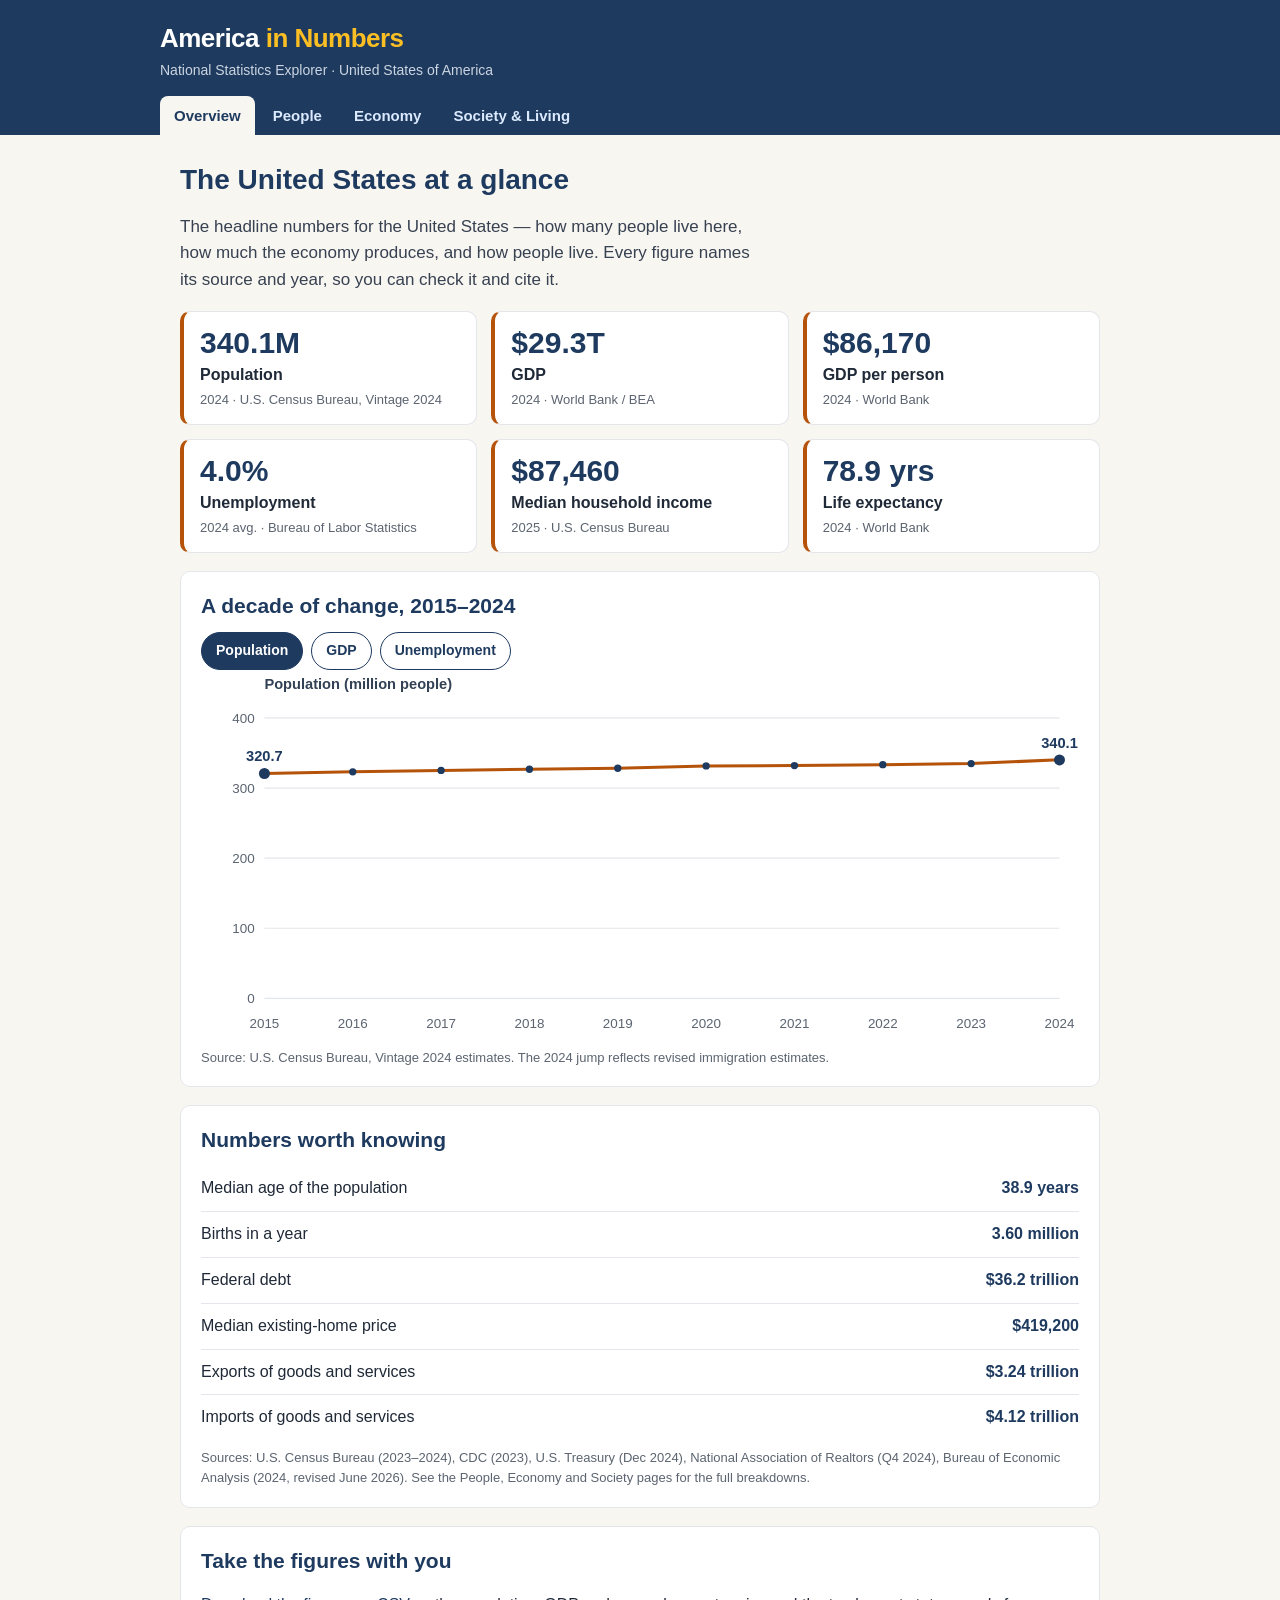
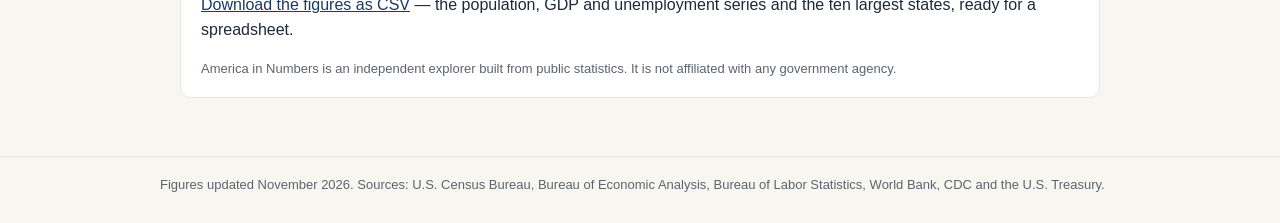
<file: app/index.html>
<!DOCTYPE html>
<html lang="en">
<head>
<meta charset="utf-8">
<meta name="viewport" content="width=device-width, initial-scale=1">
<title>America in Numbers — National Statistics Explorer</title>
<meta name="description" content="Key national statistics for the United States: population, GDP, jobs, income and living standards, with source and year for every figure.">
<link rel="stylesheet" href="style.css">
</head>
<body>
<header class="site-header">
  <div class="wrap">
    <div class="brand">America <span class="accent">in Numbers</span></div>
    <p class="tagline">National Statistics Explorer · United States of America</p>
    <nav class="main-nav" aria-label="Sections">
      <a href="index.html" class="active" aria-current="page">Overview</a>
      <a href="population.html">People</a>
      <a href="economy.html">Economy</a>
      <a href="society.html">Society &amp; Living</a>
    </nav>
  </div>
</header>
<main>
  <h1>The United States at a glance</h1>
  <p class="lede">The headline numbers for the United States — how many people live here,
  how much the economy produces, and how people live. Every figure names its
  source and year, so you can check it and cite it.</p>

  <div class="kpi-grid" id="kpi-grid"></div>

  <section class="card">
    <h2>A decade of change, 2015–2024</h2>
    <div class="toggle" role="group" aria-label="Choose a series">
      <button type="button" data-metric="population" class="active">Population</button>
      <button type="button" data-metric="gdp">GDP</button>
      <button type="button" data-metric="unemployment">Unemployment</button>
    </div>
    <div class="chart" id="trend-chart"></div>
    <p class="source" id="trend-footnote"></p>
  </section>

  <section class="card">
    <h2>Numbers worth knowing</h2>
    <ul class="facts">
      <li><span>Median age of the population</span><span class="fact-value">38.9 years</span></li>
      <li><span>Births in a year</span><span class="fact-value">3.60 million</span></li>
      <li><span>Federal debt</span><span class="fact-value">$36.2 trillion</span></li>
      <li><span>Median existing-home price</span><span class="fact-value">$419,200</span></li>
      <li><span>Exports of goods and services</span><span class="fact-value">$3.24 trillion</span></li>
      <li><span>Imports of goods and services</span><span class="fact-value">$4.12 trillion</span></li>
    </ul>
    <p class="source">Sources: U.S. Census Bureau (2023–2024), CDC (2023), U.S. Treasury (Dec 2024),
    National Association of Realtors (Q4 2024), Bureau of Economic Analysis (2024, revised June 2026).
    See the People, Economy and Society pages for the full breakdowns.</p>
  </section>

  <section class="card">
    <h2>Take the figures with you</h2>
    <p><a href="data.csv">Download the figures as CSV</a> — the population, GDP and
    unemployment series and the ten largest states, ready for a spreadsheet.</p>
    <p class="source">America in Numbers is an independent explorer built from public
    statistics. It is not affiliated with any government agency.</p>
  </section>
</main>
<footer class="site-footer">
  <div class="wrap">
    Figures updated November 2026. Sources: U.S. Census Bureau, Bureau of Economic Analysis,
    Bureau of Labor Statistics, World Bank, CDC and the U.S. Treasury.
  </div>
</footer>
<script src="data.js"></script>
<script src="charts.js"></script>
<script src="site.js"></script>
</body>
</html>
</file>
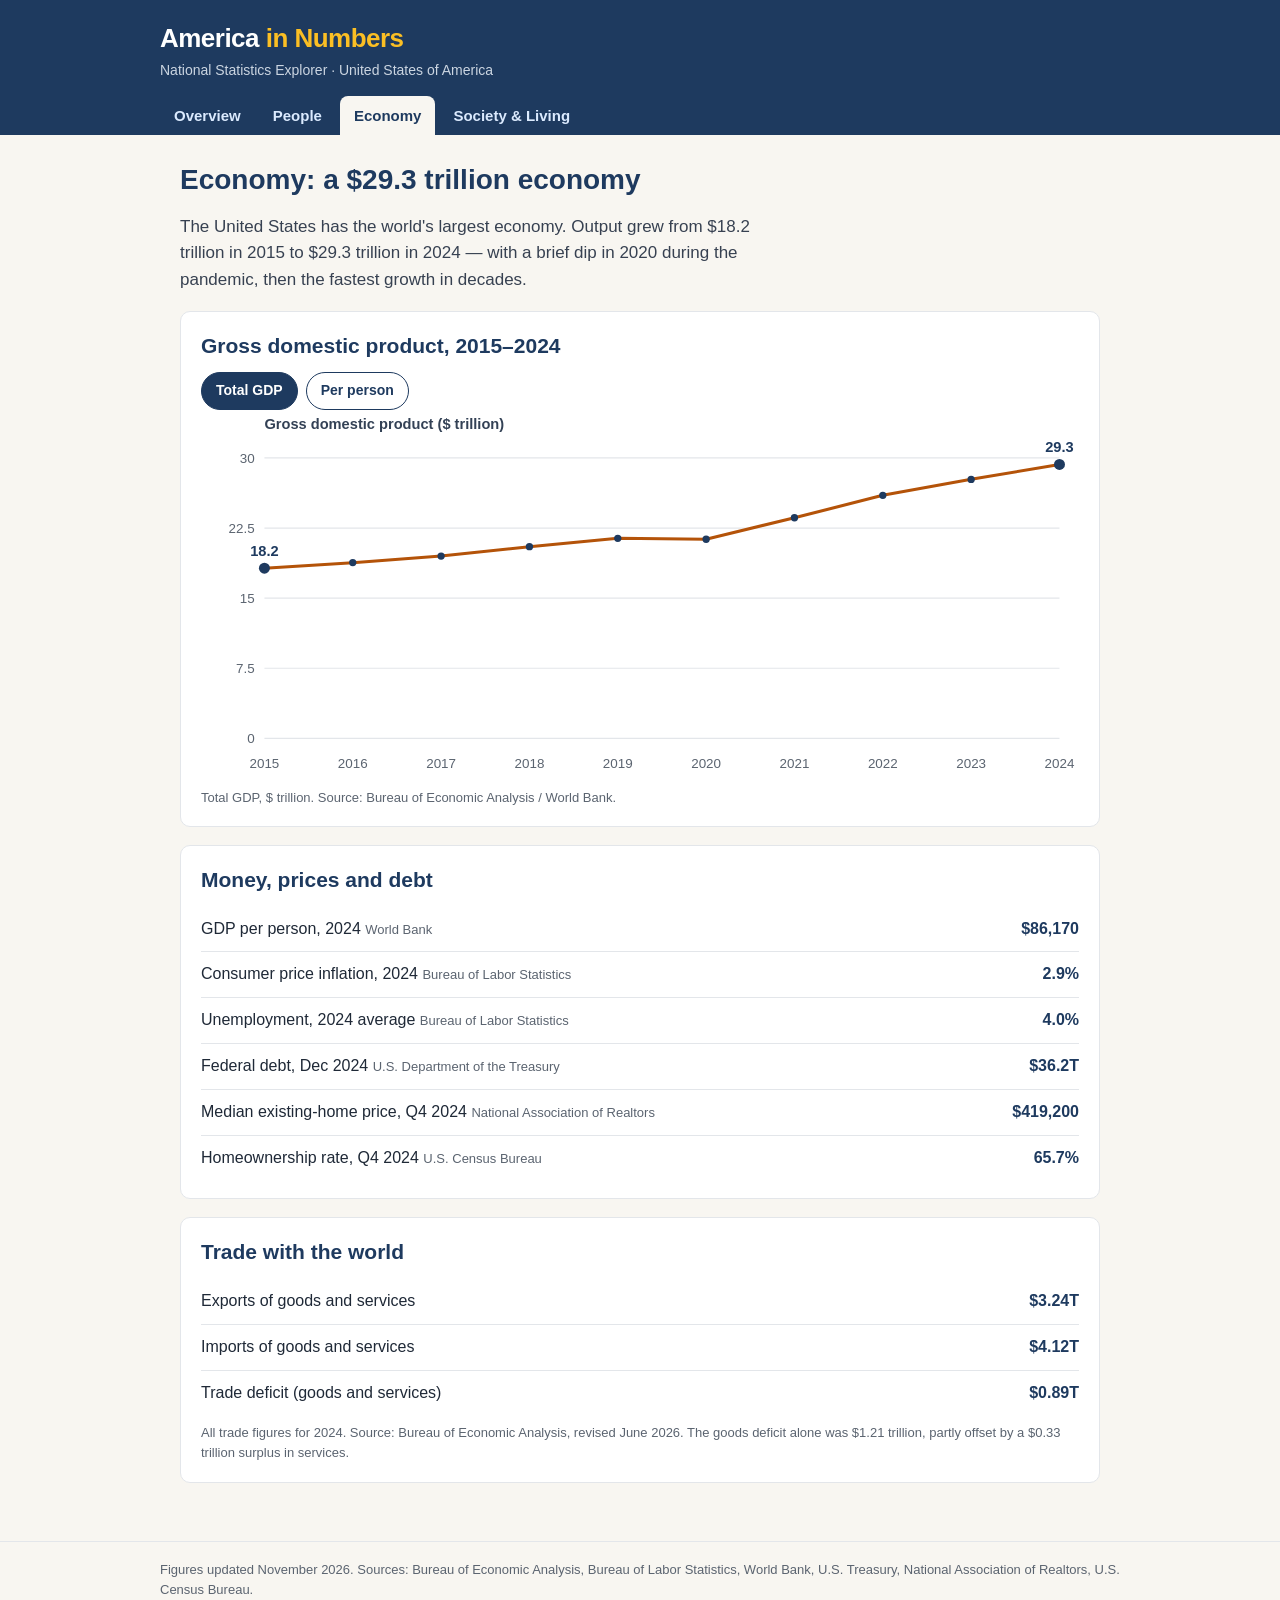
<file: app/economy.html>
<!DOCTYPE html>
<html lang="en">
<head>
<meta charset="utf-8">
<meta name="viewport" content="width=device-width, initial-scale=1">
<title>Economy — America in Numbers</title>
<meta name="description" content="United States economy: GDP, GDP per person, inflation, federal debt and trade in 2024, with sources.">
<link rel="stylesheet" href="style.css">
</head>
<body>
<header class="site-header">
  <div class="wrap">
    <div class="brand">America <span class="accent">in Numbers</span></div>
    <p class="tagline">National Statistics Explorer · United States of America</p>
    <nav class="main-nav" aria-label="Sections">
      <a href="index.html">Overview</a>
      <a href="population.html">People</a>
      <a href="economy.html" class="active" aria-current="page">Economy</a>
      <a href="society.html">Society &amp; Living</a>
    </nav>
  </div>
</header>
<main>
  <h1>Economy: a $29.3 trillion economy</h1>
  <p class="lede">The United States has the world's largest economy. Output grew from
  $18.2 trillion in 2015 to $29.3 trillion in 2024 — with a brief dip in 2020
  during the pandemic, then the fastest growth in decades.</p>

  <section class="card">
    <h2>Gross domestic product, 2015–2024</h2>
    <div class="toggle" role="group" aria-label="Choose how to show GDP">
      <button type="button" data-gdp-mode="total" class="active">Total GDP</button>
      <button type="button" data-gdp-mode="per-person">Per person</button>
    </div>
    <div class="chart" id="gdp-chart"></div>
    <p class="source" id="gdp-caption"></p>
  </section>

  <section class="card">
    <h2>Money, prices and debt</h2>
    <ul class="facts">
      <li><span>GDP per person, 2024 <span class="fact-source">World Bank</span></span><span class="fact-value">$86,170</span></li>
      <li><span>Consumer price inflation, 2024 <span class="fact-source">Bureau of Labor Statistics</span></span><span class="fact-value">2.9%</span></li>
      <li><span>Unemployment, 2024 average <span class="fact-source">Bureau of Labor Statistics</span></span><span class="fact-value">4.0%</span></li>
      <li><span>Federal debt, Dec 2024 <span class="fact-source">U.S. Department of the Treasury</span></span><span class="fact-value">$36.2T</span></li>
      <li><span>Median existing-home price, Q4 2024 <span class="fact-source">National Association of Realtors</span></span><span class="fact-value">$419,200</span></li>
      <li><span>Homeownership rate, Q4 2024 <span class="fact-source">U.S. Census Bureau</span></span><span class="fact-value">65.7%</span></li>
    </ul>
  </section>

  <section class="card">
    <h2>Trade with the world</h2>
    <ul class="facts">
      <li><span>Exports of goods and services</span><span class="fact-value">$3.24T</span></li>
      <li><span>Imports of goods and services</span><span class="fact-value">$4.12T</span></li>
      <li><span>Trade deficit (goods and services)</span><span class="fact-value">$0.89T</span></li>
    </ul>
    <p class="source">All trade figures for 2024. Source: Bureau of Economic Analysis,
    revised June 2026. The goods deficit alone was $1.21 trillion, partly
    offset by a $0.33 trillion surplus in services.</p>
  </section>
</main>
<footer class="site-footer">
  <div class="wrap">
    Figures updated November 2026. Sources: Bureau of Economic Analysis, Bureau of Labor
    Statistics, World Bank, U.S. Treasury, National Association of Realtors, U.S. Census Bureau.
  </div>
</footer>
<script src="data.js"></script>
<script src="charts.js"></script>
<script src="site.js"></script>
</body>
</html>
</file>
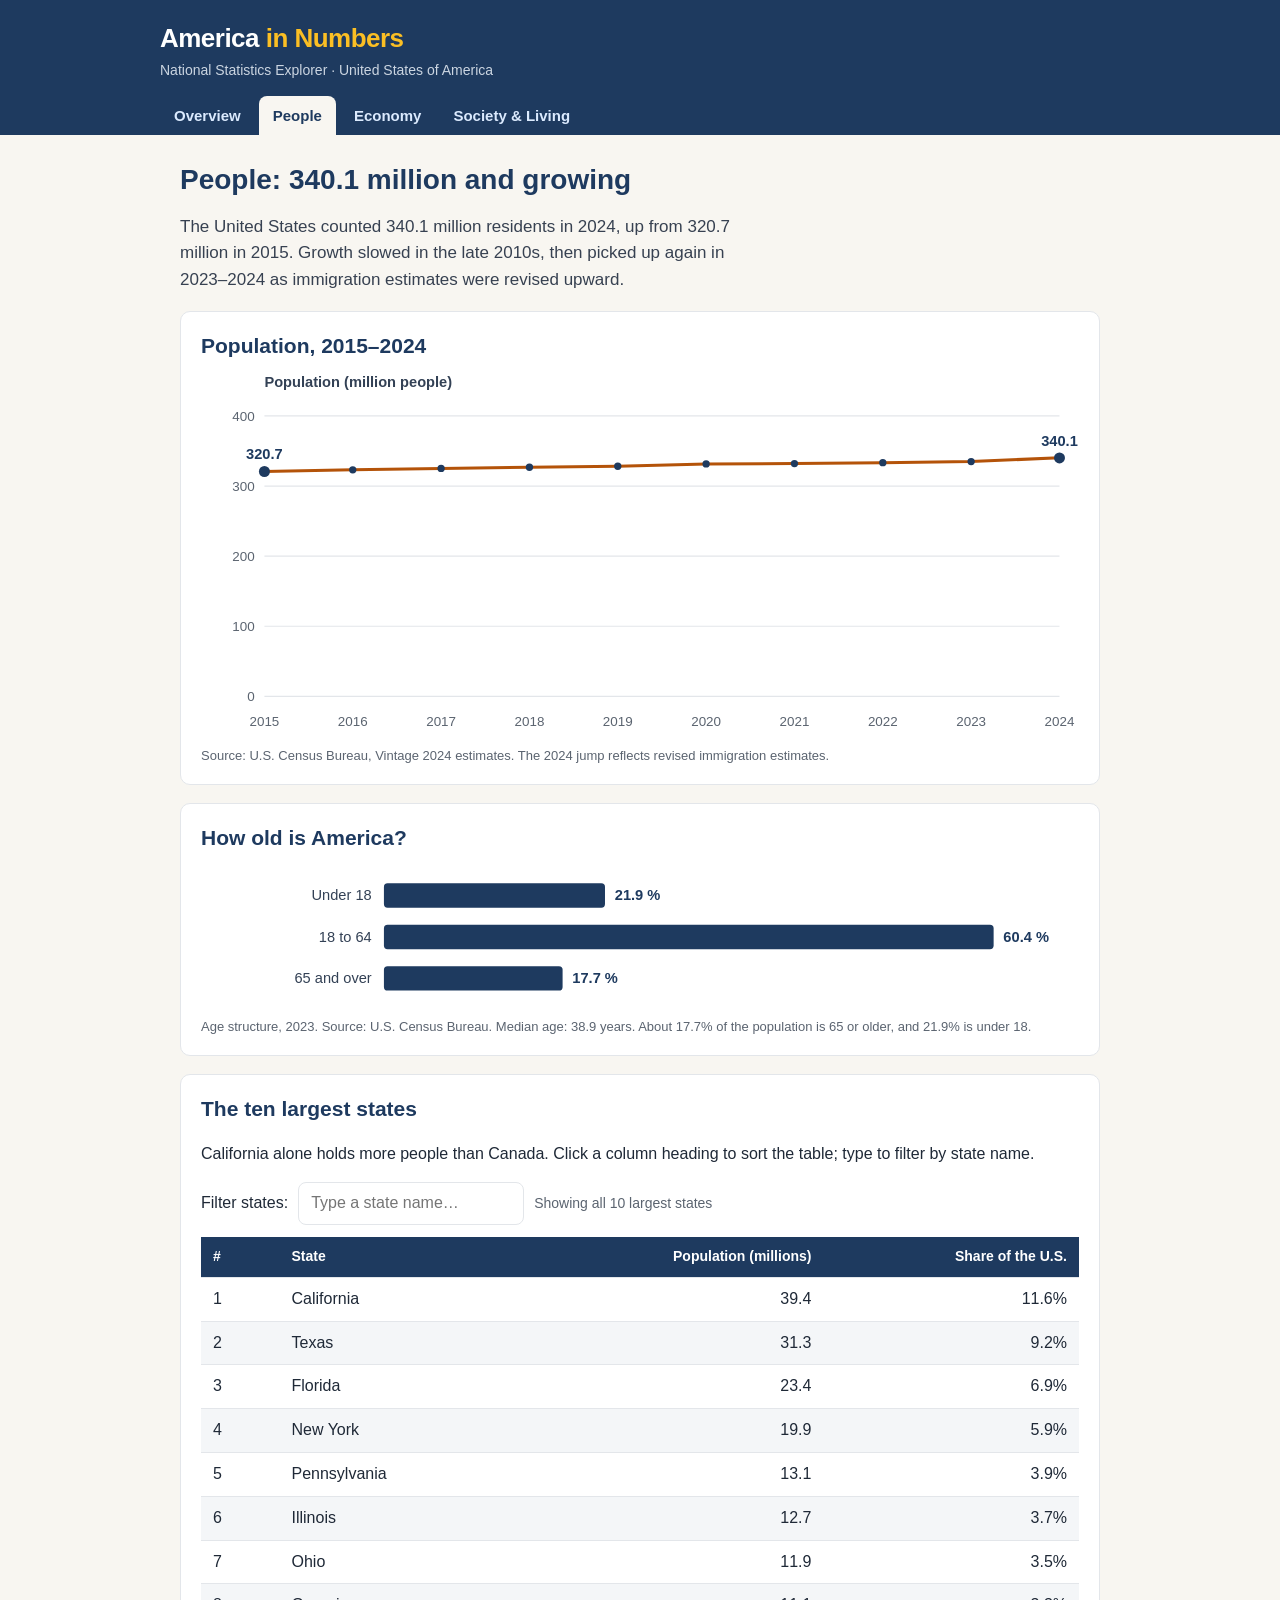
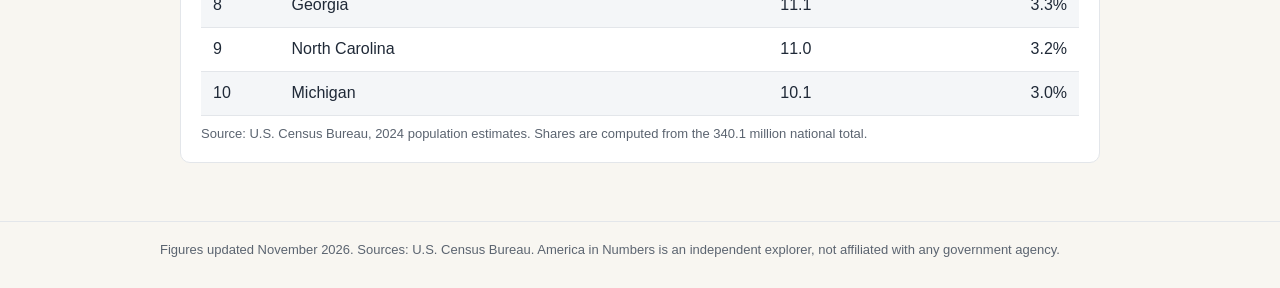
<file: app/population.html>
<!DOCTYPE html>
<html lang="en">
<head>
<meta charset="utf-8">
<meta name="viewport" content="width=device-width, initial-scale=1">
<title>People — America in Numbers</title>
<meta name="description" content="United States population: ten-year trend, age structure and the ten largest states, with sources.">
<link rel="stylesheet" href="style.css">
</head>
<body>
<header class="site-header">
  <div class="wrap">
    <div class="brand">America <span class="accent">in Numbers</span></div>
    <p class="tagline">National Statistics Explorer · United States of America</p>
    <nav class="main-nav" aria-label="Sections">
      <a href="index.html">Overview</a>
      <a href="population.html" class="active" aria-current="page">People</a>
      <a href="economy.html">Economy</a>
      <a href="society.html">Society &amp; Living</a>
    </nav>
  </div>
</header>
<main>
  <h1>People: 340.1 million and growing</h1>
  <p class="lede">The United States counted 340.1 million residents in 2024, up from 320.7
  million in 2015. Growth slowed in the late 2010s, then picked up again in
  2023–2024 as immigration estimates were revised upward.</p>

  <section class="card">
    <h2>Population, 2015–2024</h2>
    <div class="chart" id="pop-chart"></div>
    <p class="source">Source: U.S. Census Bureau, Vintage 2024 estimates. The 2024 jump
    reflects revised immigration estimates.</p>
  </section>

  <section class="card">
    <h2>How old is America?</h2>
    <div class="chart" id="age-chart"></div>
    <p class="source">Age structure, 2023. Source: U.S. Census Bureau. Median age: 38.9 years.
    About 17.7% of the population is 65 or older, and 21.9% is under 18.</p>
  </section>

  <section class="card">
    <h2>The ten largest states</h2>
    <p>California alone holds more people than Canada. Click a column heading
    to sort the table; type to filter by state name.</p>
    <div class="filter-row">
      <label for="state-filter">Filter states:</label>
      <input type="search" id="state-filter" placeholder="Type a state name…">
      <span class="count" id="states-count"></span>
    </div>
    <div class="table-wrap">
      <table id="states-table">
        <thead>
          <tr>
            <th data-sort="rank" aria-sort="ascending">#</th>
            <th data-sort="name">State</th>
            <th data-sort="pop" class="num">Population (millions)</th>
            <th class="num">Share of the U.S.</th>
          </tr>
        </thead>
        <tbody id="states-body"></tbody>
      </table>
    </div>
    <p class="source" id="states-empty" hidden>No state matches that filter.</p>
    <p class="source">Source: U.S. Census Bureau, 2024 population estimates. Shares are
    computed from the 340.1 million national total.</p>
  </section>
</main>
<footer class="site-footer">
  <div class="wrap">
    Figures updated November 2026. Sources: U.S. Census Bureau. America in Numbers is an
    independent explorer, not affiliated with any government agency.
  </div>
</footer>
<script src="data.js"></script>
<script src="charts.js"></script>
<script src="site.js"></script>
</body>
</html>
</file>
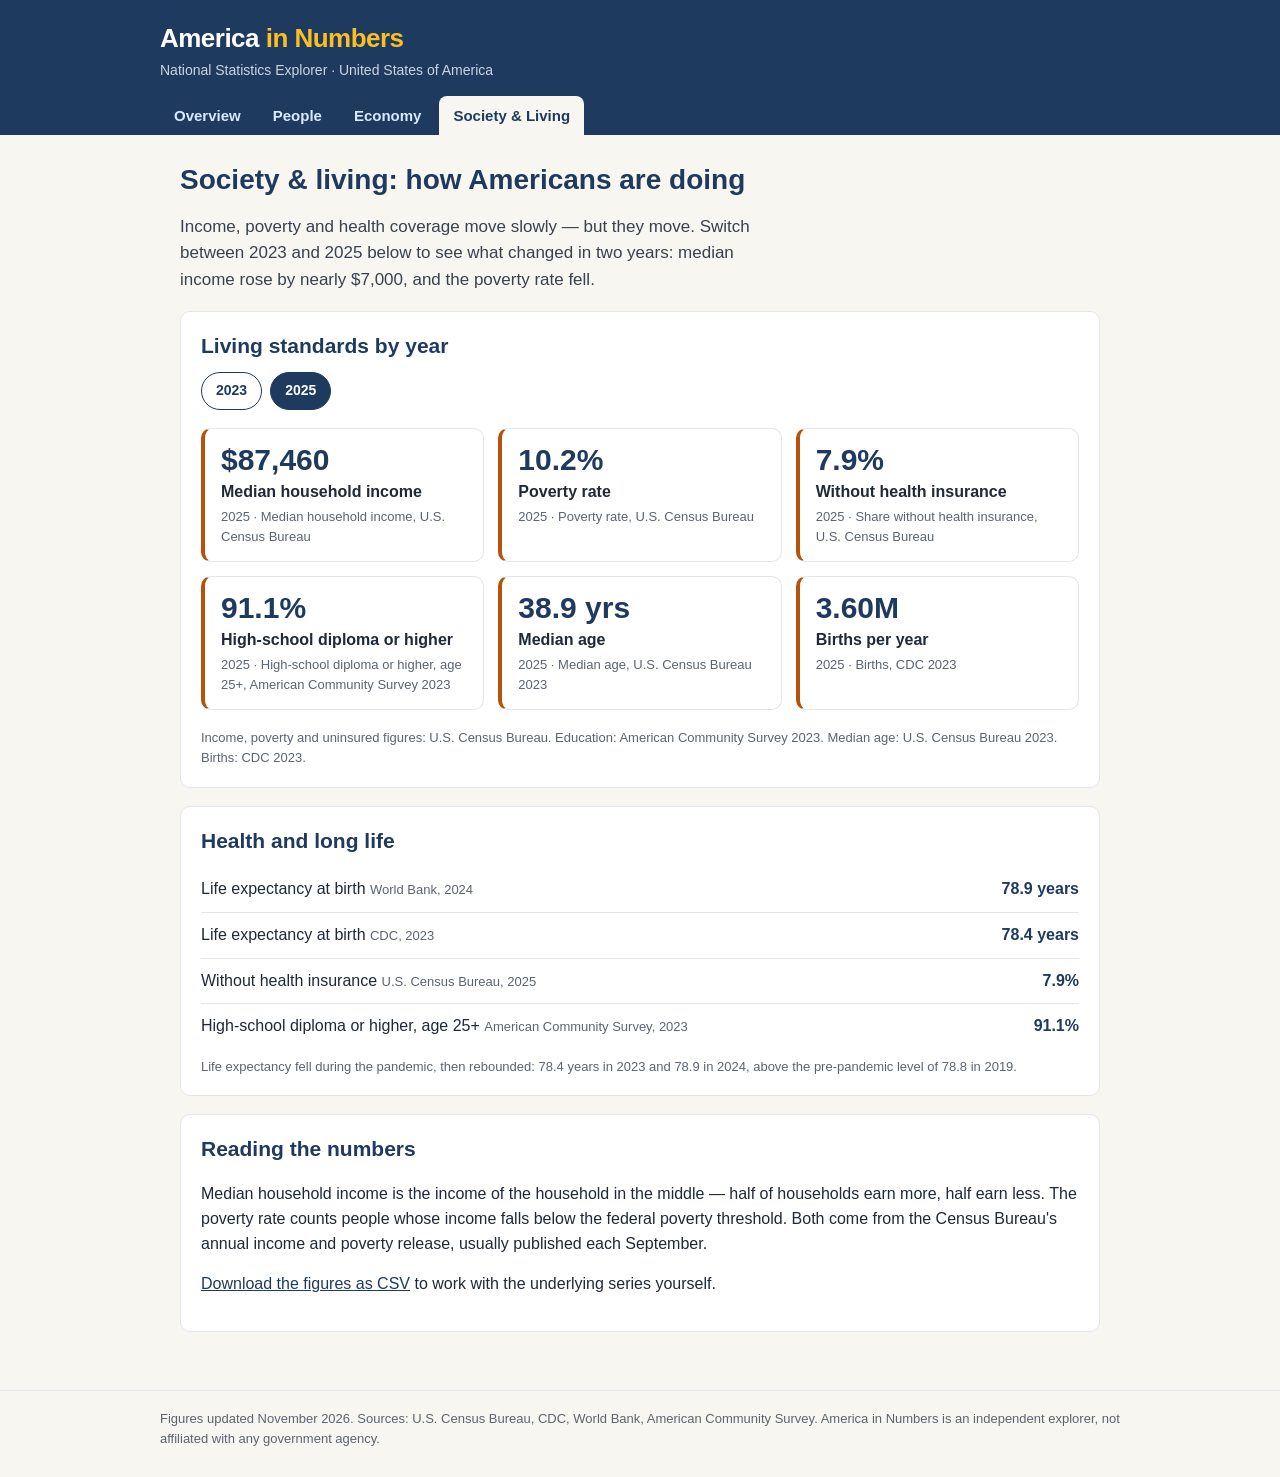
<file: app/society.html>
<!DOCTYPE html>
<html lang="en">
<head>
<meta charset="utf-8">
<meta name="viewport" content="width=device-width, initial-scale=1">
<title>Society &amp; Living — America in Numbers</title>
<meta name="description" content="How Americans live: household income, poverty, health insurance, education and life expectancy, 2023 versus 2025.">
<link rel="stylesheet" href="style.css">
</head>
<body>
<header class="site-header">
  <div class="wrap">
    <div class="brand">America <span class="accent">in Numbers</span></div>
    <p class="tagline">National Statistics Explorer · United States of America</p>
    <nav class="main-nav" aria-label="Sections">
      <a href="index.html">Overview</a>
      <a href="population.html">People</a>
      <a href="economy.html">Economy</a>
      <a href="society.html" class="active" aria-current="page">Society &amp; Living</a>
    </nav>
  </div>
</header>
<main>
  <h1>Society &amp; living: how Americans are doing</h1>
  <p class="lede">Income, poverty and health coverage move slowly — but they move. Switch
  between 2023 and 2025 below to see what changed in two years: median income
  rose by nearly $7,000, and the poverty rate fell.</p>

  <section class="card">
    <h2>Living standards by year</h2>
    <div class="toggle" role="group" aria-label="Choose a year">
      <button type="button" data-year="2023">2023</button>
      <button type="button" data-year="2025" class="active">2025</button>
    </div>
    <div class="kpi-grid" id="society-grid"></div>
    <p class="source">Income, poverty and uninsured figures: U.S. Census Bureau. Education:
    American Community Survey 2023. Median age: U.S. Census Bureau 2023.
    Births: CDC 2023.</p>
  </section>

  <section class="card">
    <h2>Health and long life</h2>
    <ul class="facts">
      <li><span>Life expectancy at birth <span class="fact-source">World Bank, 2024</span></span><span class="fact-value">78.9 years</span></li>
      <li><span>Life expectancy at birth <span class="fact-source">CDC, 2023</span></span><span class="fact-value">78.4 years</span></li>
      <li><span>Without health insurance <span class="fact-source">U.S. Census Bureau, 2025</span></span><span class="fact-value">7.9%</span></li>
      <li><span>High-school diploma or higher, age 25+ <span class="fact-source">American Community Survey, 2023</span></span><span class="fact-value">91.1%</span></li>
    </ul>
    <p class="source">Life expectancy fell during the pandemic, then rebounded: 78.4 years
    in 2023 and 78.9 in 2024, above the pre-pandemic level of 78.8 in 2019.</p>
  </section>

  <section class="card">
    <h2>Reading the numbers</h2>
    <p>Median household income is the income of the household in the middle —
    half of households earn more, half earn less. The poverty rate counts
    people whose income falls below the federal poverty threshold. Both come
    from the Census Bureau's annual income and poverty release, usually
    published each September.</p>
    <p><a href="data.csv">Download the figures as CSV</a> to work with the
    underlying series yourself.</p>
  </section>
</main>
<footer class="site-footer">
  <div class="wrap">
    Figures updated November 2026. Sources: U.S. Census Bureau, CDC, World Bank, American
    Community Survey. America in Numbers is an independent explorer, not affiliated with any
    government agency.
  </div>
</footer>
<script src="data.js"></script>
<script src="charts.js"></script>
<script src="site.js"></script>
</body>
</html>
</file>
<file: app/style.css>
/* style.css — America in Numbers. Deep navy + amber on off-white. */
:root {
  --navy: #1e3a5f;
  --navy-dark: #142a47;
  --amber: #b45309;
  --amber-light: #fef3c7;
  --paper: #f8f6f1;
  --card: #ffffff;
  --ink: #1f2937;
  --muted: #5b6470;
  --line: #e3e6ea;
  --radius: 10px;
}

* { box-sizing: border-box; }

body {
  margin: 0;
  background: var(--paper);
  color: var(--ink);
  font-family: -apple-system, BlinkMacSystemFont, "Segoe UI", Roboto, Helvetica, Arial, sans-serif;
  line-height: 1.55;
  font-size: 16px;
}

a { color: var(--navy); }

/* ---- Header and navigation ---- */
.site-header {
  background: var(--navy);
  color: #fff;
  padding: 18px 20px 0;
}
.site-header .wrap { max-width: 960px; margin: 0 auto; }
.brand { font-size: 26px; font-weight: 800; letter-spacing: -0.02em; }
.brand .accent { color: #fbbf24; }
.tagline { margin: 2px 0 14px; color: #cbd5e1; font-size: 14px; }
nav.main-nav { display: flex; flex-wrap: wrap; gap: 4px; }
nav.main-nav a {
  color: #dbeafe;
  text-decoration: none;
  padding: 8px 14px;
  border-radius: 8px 8px 0 0;
  font-weight: 600;
  font-size: 15px;
}
nav.main-nav a:hover { background: var(--navy-dark); color: #fff; }
nav.main-nav a.active { background: var(--paper); color: var(--navy); }

/* ---- Layout ---- */
main { max-width: 960px; margin: 0 auto; padding: 24px 20px 40px; }
h1 { font-size: 28px; line-height: 1.2; margin: 4px 0 8px; color: var(--navy); }
h2 { font-size: 21px; margin: 32px 0 10px; color: var(--navy); }
.lede { font-size: 17px; color: #374151; max-width: 62ch; }
section.card {
  background: var(--card);
  border: 1px solid var(--line);
  border-radius: var(--radius);
  padding: 18px 20px;
  margin: 18px 0;
}
section.card h2 { margin-top: 0; }
.source { font-size: 13px; color: var(--muted); margin: 8px 0 0; }
.chart { width: 100%; }
.chart svg { width: 100%; height: auto; display: block; }

/* ---- KPI cards ---- */
.kpi-grid {
  display: grid;
  grid-template-columns: repeat(3, 1fr);
  gap: 14px;
  margin: 18px 0;
}
.kpi {
  background: var(--card);
  border: 1px solid var(--line);
  border-left: 4px solid var(--amber);
  border-radius: var(--radius);
  padding: 14px 16px;
}
.kpi-value { font-size: 30px; font-weight: 800; color: var(--navy); line-height: 1.1; }
.kpi-label { font-weight: 700; margin-top: 4px; }
.kpi-note { font-size: 13px; color: var(--muted); margin-top: 2px; }

/* ---- Toggle buttons ---- */
.toggle { display: flex; flex-wrap: wrap; gap: 8px; margin: 10px 0 4px; }
.toggle button {
  font: inherit;
  font-size: 14px;
  font-weight: 600;
  padding: 7px 14px;
  border-radius: 999px;
  border: 1px solid var(--navy);
  background: #fff;
  color: var(--navy);
  cursor: pointer;
}
.toggle button.active { background: var(--navy); color: #fff; }
.toggle button:hover { background: var(--amber-light); }
.toggle button.active:hover { background: var(--navy-dark); }

/* ---- Tables ---- */
.table-wrap { overflow-x: auto; }
table { border-collapse: collapse; width: 100%; min-width: 480px; }
th, td { text-align: left; padding: 9px 12px; border-bottom: 1px solid var(--line); }
th { background: var(--navy); color: #fff; font-size: 14px; }
th[data-sort] { cursor: pointer; }
th[data-sort]:hover { background: var(--navy-dark); }
td.num, th.num { text-align: right; }
tbody tr:nth-child(even) { background: #f4f6f8; }
.filter-row { display: flex; gap: 10px; align-items: baseline; flex-wrap: wrap; margin: 6px 0 12px; }
.filter-row input {
  font: inherit;
  padding: 8px 12px;
  border: 1px solid var(--line);
  border-radius: 8px;
  min-width: 220px;
}
.filter-row .count { font-size: 14px; color: var(--muted); }

/* ---- Facts list ---- */
.facts { list-style: none; padding: 0; margin: 0; }
.facts li {
  display: flex;
  justify-content: space-between;
  gap: 16px;
  padding: 10px 0;
  border-bottom: 1px solid var(--line);
}
.facts li:last-child { border-bottom: none; }
.facts .fact-value { font-weight: 800; color: var(--navy); white-space: nowrap; }
.facts .fact-source { font-size: 13px; color: var(--muted); }

/* ---- Footer ---- */
.site-footer {
  border-top: 1px solid var(--line);
  padding: 18px 20px 28px;
  font-size: 13px;
  color: var(--muted);
}
.site-footer .wrap { max-width: 960px; margin: 0 auto; }

/* ---- Phone layout ---- */
@media (max-width: 640px) {
  .brand { font-size: 22px; }
  h1 { font-size: 23px; }
  .kpi-grid { grid-template-columns: 1fr 1fr; }
  .kpi-value { font-size: 24px; }
  nav.main-nav a { padding: 8px 10px; font-size: 14px; }
  main { padding: 18px 14px 32px; }
  section.card { padding: 14px; }
}
@media (max-width: 400px) {
  .kpi-grid { grid-template-columns: 1fr; }
}
</file>
